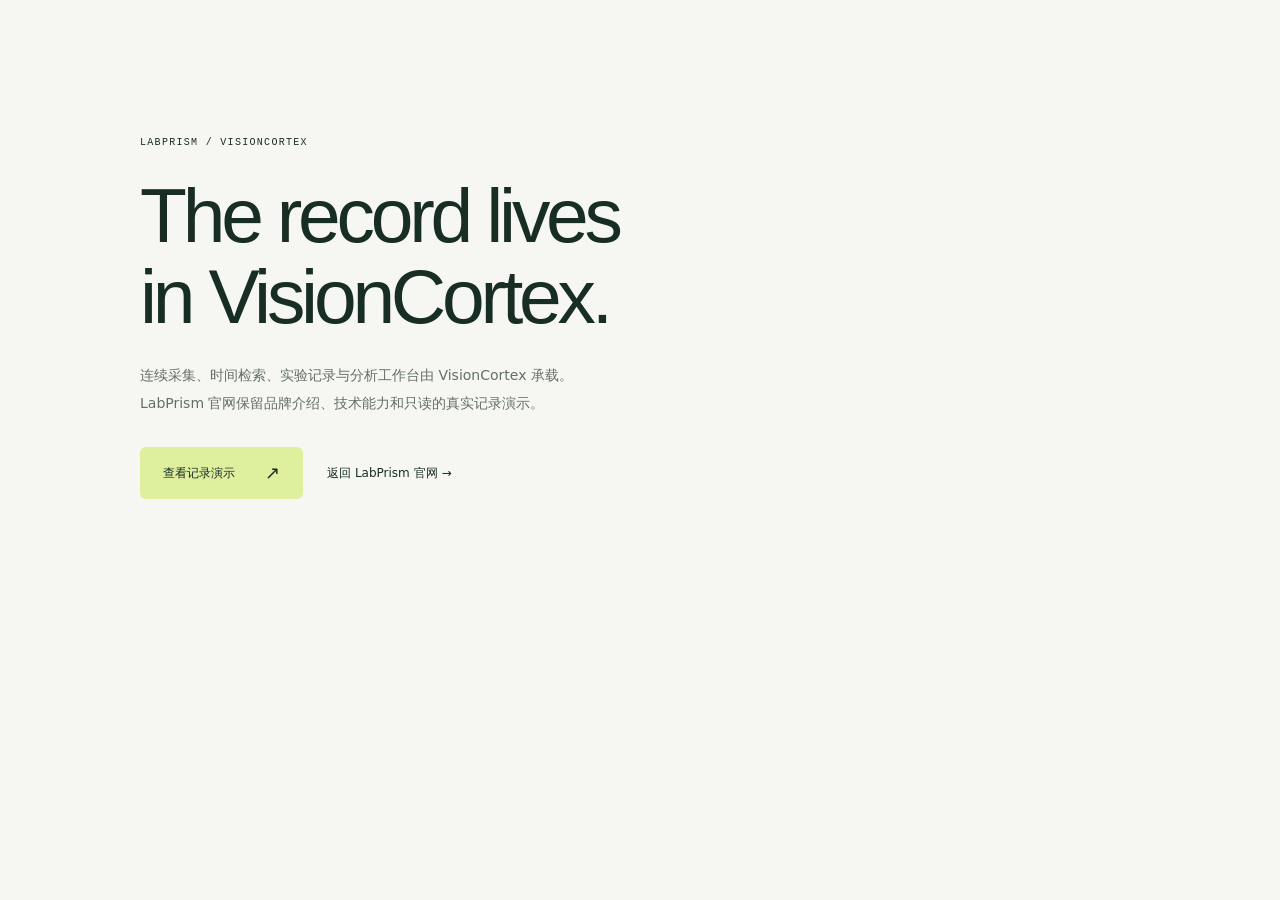
<file: apps/website/workspace.html>
<!doctype html><html lang="zh-CN"><head><meta charset="utf-8"><meta name="viewport" content="width=device-width,initial-scale=1"><title>VisionCortex · 实验记录与分析</title><link rel="stylesheet" href="product.css"><link rel="stylesheet" href="experience.css"></head><body class="product-site editorial-site"><main class="legacy-entry shell" id="main"><p class="overline">LABPRISM / VISIONCORTEX</p><h1 lang="en">The record lives<br>in VisionCortex.</h1><p>连续采集、时间检索、实验记录与分析工作台由 VisionCortex 承载。<br>LabPrism 官网保留品牌介绍、技术能力和只读的真实记录演示。</p><a class="pill primary" href="technology.html#recording">查看记录演示 <span>↗</span></a><a class="quiet-link" href="index.html">返回 LabPrism 官网 →</a></main></body></html>
</file>
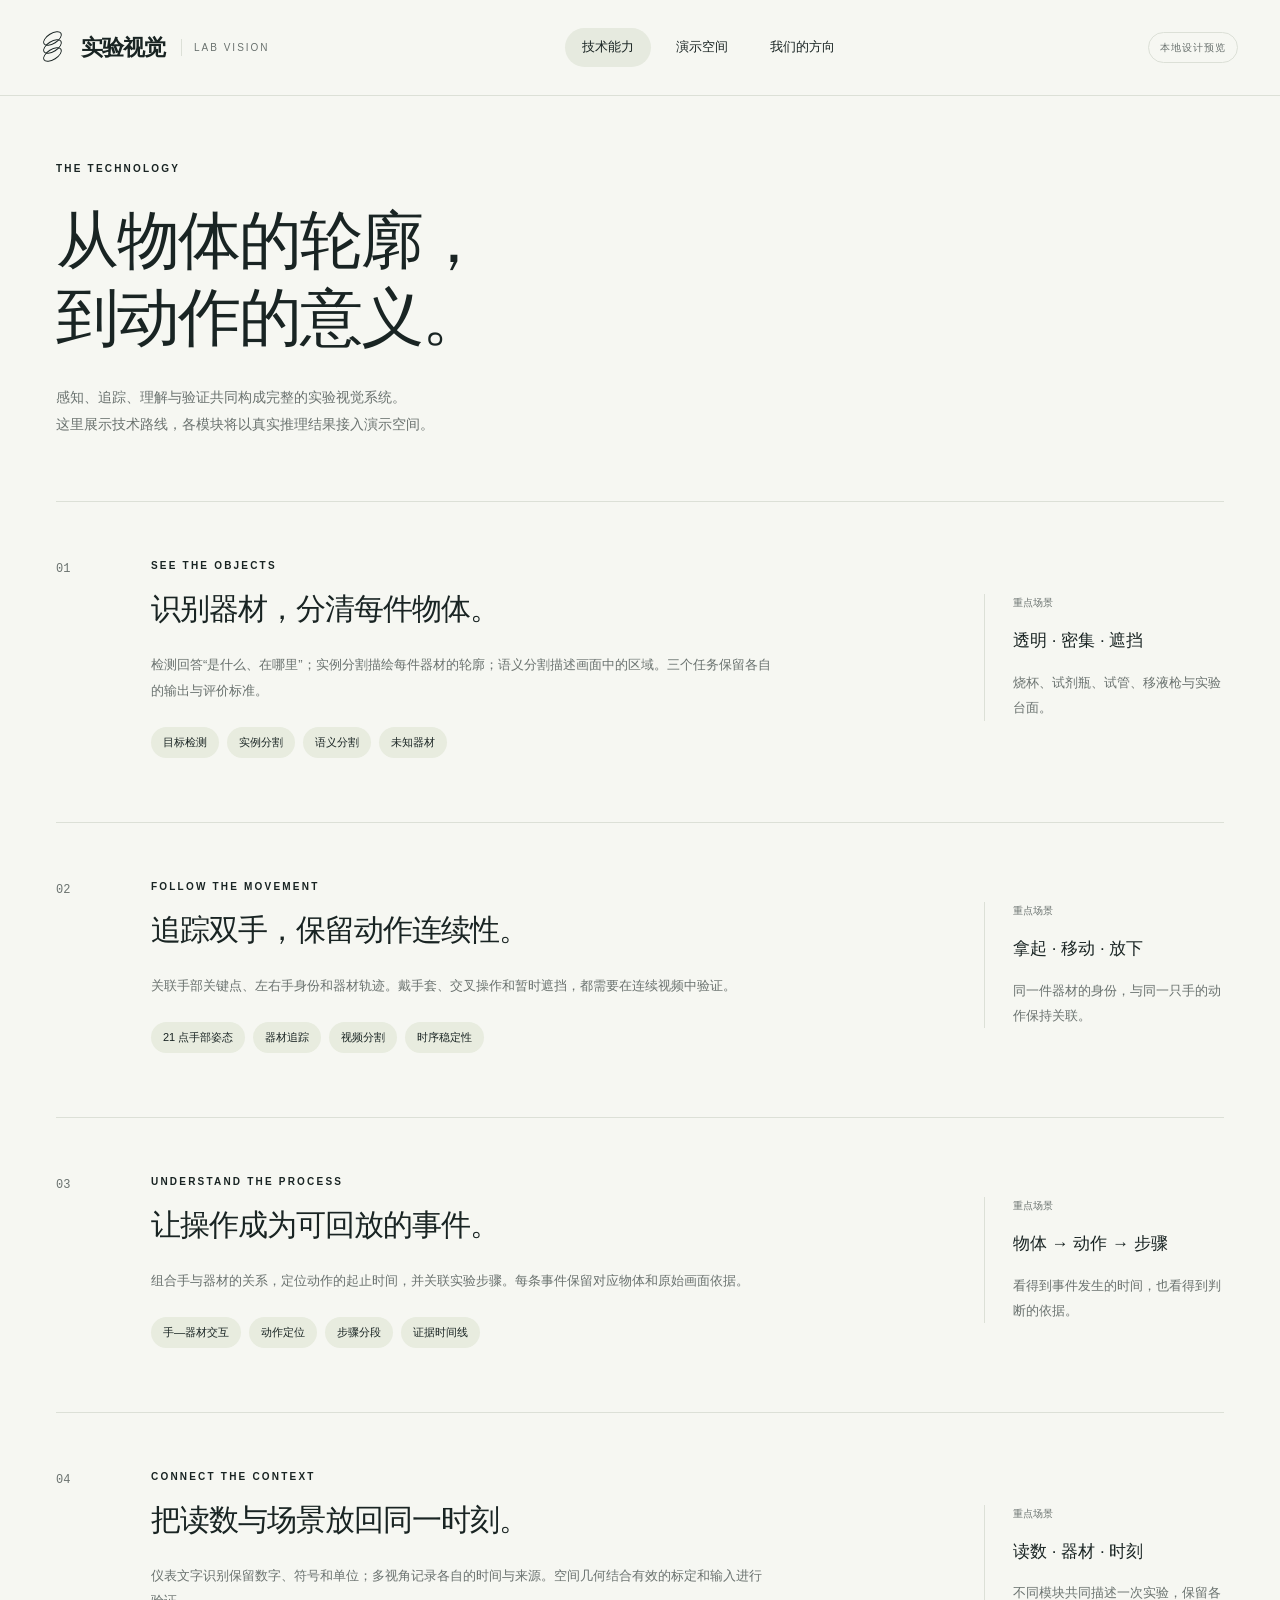
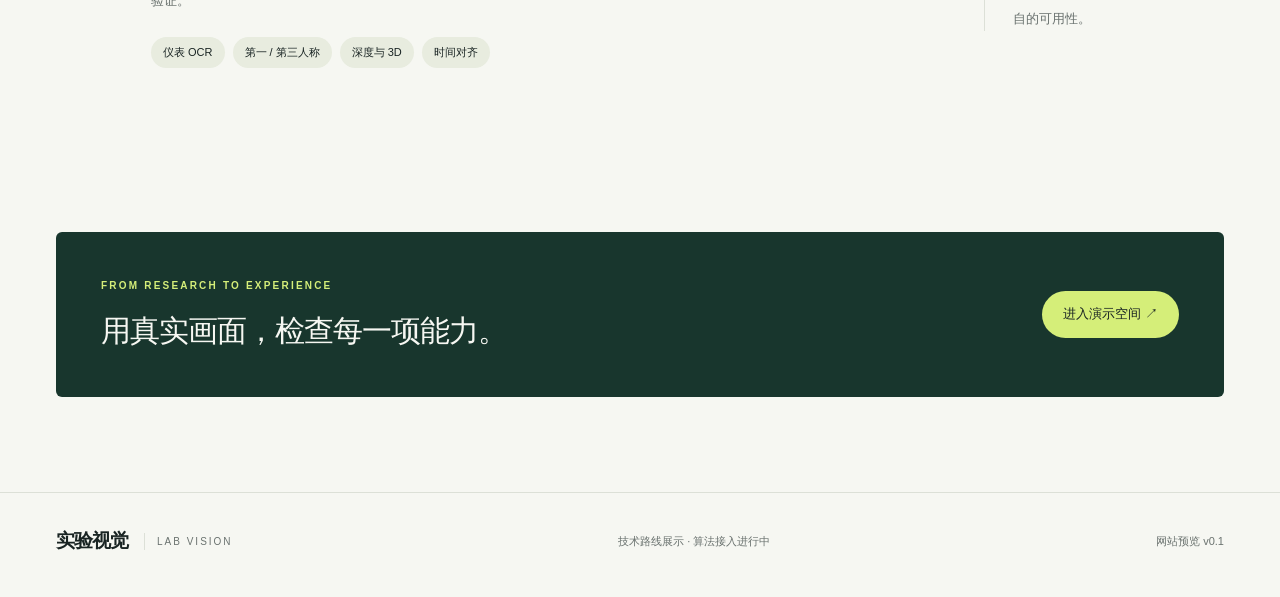
<file: docs/history/initial-website-source/technology.html>
<!doctype html>
<html lang="zh-CN">
<head><meta charset="utf-8"><meta name="viewport" content="width=device-width,initial-scale=1"><title>技术能力 · 实验视觉</title><link rel="stylesheet" href="styles.css"></head>
<body><a class="skip" href="#main">跳到正文</a><header class="header"><a class="brand" href="index.html"><span class="mark" aria-hidden="true"><i></i><i></i><i></i></span>实验视觉<span class="brand-en">LAB VISION</span></a><nav aria-label="主导航"><a href="technology.html" aria-current="page">技术能力</a><a href="demo.html">演示空间</a><a href="index.html#approach">我们的方向</a></nav><span class="preview">本地设计预览</span></header>
<main id="main"><section class="wrap page-intro"><p class="eyebrow">THE TECHNOLOGY</p><h1>从物体的轮廓，<br>到动作的<span class="serif">意义。</span></h1><p class="intro-copy">感知、追踪、理解与验证共同构成完整的实验视觉系统。<br>这里展示技术路线，各模块将以真实推理结果接入演示空间。</p></section>
<div class="wrap technology-list">
<section class="tech-row" id="perception"><div class="tech-number">01</div><div><p class="eyebrow">SEE THE OBJECTS</p><h2>识别器材，分清每件物体。</h2><p>检测回答“是什么、在哪里”；实例分割描绘每件器材的轮廓；语义分割描述画面中的区域。三个任务保留各自的输出与评价标准。</p><ul class="tags"><li>目标检测</li><li>实例分割</li><li>语义分割</li><li>未知器材</li></ul></div><aside class="tech-aside"><span>重点场景</span><strong>透明 · 密集 · 遮挡</strong><p>烧杯、试剂瓶、试管、移液枪与实验台面。</p></aside></section>
<section class="tech-row" id="motion"><div class="tech-number">02</div><div><p class="eyebrow">FOLLOW THE MOVEMENT</p><h2>追踪双手，保留动作连续性。</h2><p>关联手部关键点、左右手身份和器材轨迹。戴手套、交叉操作和暂时遮挡，都需要在连续视频中验证。</p><ul class="tags"><li>21 点手部姿态</li><li>器材追踪</li><li>视频分割</li><li>时序稳定性</li></ul></div><aside class="tech-aside"><span>重点场景</span><strong>拿起 · 移动 · 放下</strong><p>同一件器材的身份，与同一只手的动作保持关联。</p></aside></section>
<section class="tech-row" id="understanding"><div class="tech-number">03</div><div><p class="eyebrow">UNDERSTAND THE PROCESS</p><h2>让操作成为可回放的事件。</h2><p>组合手与器材的关系，定位动作的起止时间，并关联实验步骤。每条事件保留对应物体和原始画面依据。</p><ul class="tags"><li>手—器材交互</li><li>动作定位</li><li>步骤分段</li><li>证据时间线</li></ul></div><aside class="tech-aside"><span>重点场景</span><strong>物体 → 动作 → 步骤</strong><p>看得到事件发生的时间，也看得到判断的依据。</p></aside></section>
<section class="tech-row" id="readout"><div class="tech-number">04</div><div><p class="eyebrow">CONNECT THE CONTEXT</p><h2>把读数与场景放回同一时刻。</h2><p>仪表文字识别保留数字、符号和单位；多视角记录各自的时间与来源。空间几何结合有效的标定和输入进行验证。</p><ul class="tags"><li>仪表 OCR</li><li>第一 / 第三人称</li><li>深度与 3D</li><li>时间对齐</li></ul></div><aside class="tech-aside"><span>重点场景</span><strong>读数 · 器材 · 时刻</strong><p>不同模块共同描述一次实验，保留各自的可用性。</p></aside></section>
</div><section class="wrap section"><div class="callout"><div><p class="eyebrow">FROM RESEARCH TO EXPERIENCE</p><h2>用真实画面，检查每一项能力。</h2></div><a class="button light" href="demo.html">进入演示空间 ↗</a></div></section></main><footer class="footer wrap"><a class="brand" href="index.html">实验视觉 <span class="brand-en">LAB VISION</span></a><p>技术路线展示 · 算法接入进行中</p><span>网站预览 v0.1</span></footer></body></html>
</file>
<file: apps/website/product.css>
/* Product website and shared navigation. Analysis controls retain viewer.css. */
:root{--ink:#142c26;--muted:#617169;--paper:#f8f9f5;--line:#dce3dc;--lime:#d3ed8c;--green:#174c3b;--radius:20px}
*{box-sizing:border-box}html{scroll-behavior:smooth;scroll-padding-top:110px}.product-site{margin:0;color:var(--ink);background:var(--paper);font-family:Inter,"PingFang SC","Microsoft YaHei",system-ui,sans-serif;-webkit-font-smoothing:antialiased}.product-site a{color:inherit;text-decoration:none}.product-site button,.product-site input{font:inherit}.product-site button,.product-site a{-webkit-tap-highlight-color:transparent}.product-site button{cursor:pointer}.product-site h1,.product-site h2,.product-site h3,.product-site p{margin:0}.product-site p{line-height:1.8}.product-site button:focus-visible,.product-site a:focus-visible,.product-site input:focus-visible,.product-site summary:focus-visible,.site-header a:focus-visible{outline:3px solid #49855d;outline-offset:5px}.product-site [hidden]{display:none!important}.product-site img{display:block;max-width:100%}.shell{width:min(1320px,calc(100% - 96px));margin-inline:auto}.section-space{padding-block:112px}.overline{font-size:11px;font-weight:650;letter-spacing:.16em;display:flex;gap:10px;align-items:center;line-height:1.5!important}.live-dot{height:6px;width:6px;flex:0 0 6px;display:inline-block;border-radius:50%;background:#538463}.skip-link{position:fixed;left:20px;top:-90px;z-index:20;background:var(--ink);color:white!important;padding:12px}.skip-link:focus{top:12px}
.site-header{height:92px;max-width:1536px;margin:auto;padding:0 48px;display:flex;align-items:center;justify-content:space-between;gap:24px;border-bottom:1px solid var(--line);color:var(--ink);font-family:Inter,"PingFang SC",system-ui,sans-serif}.site-brand{display:flex;align-items:center;gap:10px;color:var(--ink);text-decoration:none;font-size:25px;font-weight:650;letter-spacing:-1px;line-height:1.1}.site-brand svg{width:34px;height:38px;fill:none;stroke:currentColor;stroke-width:1.6}.site-brand small{display:block;font-size:9px;font-weight:500;letter-spacing:.32em;margin-top:5px}.site-header nav{display:flex;gap:32px;margin-left:auto;margin-right:34px}.site-header nav a{font-size:13px;color:#51665b;text-decoration:none;padding-block:12px}.site-header nav a:hover,.site-header nav a[aria-current=page]{color:var(--ink)}.site-header nav a[aria-current=page]{box-shadow:inset 0 -2px var(--green)}.nav-action{background:var(--ink);color:#fff!important;border-radius:30px;padding:13px 21px;text-decoration:none;font-size:12px;display:flex;align-items:center;gap:24px;white-space:nowrap}.nav-action:hover{background:var(--green)}
.product-hero{padding-top:76px}.product-hero>.overline{justify-content:center}.product-hero h1{text-align:center;font-size:clamp(36px,5.1vw,72px);font-weight:550;line-height:1.29;letter-spacing:-.055em;margin:25px 0 24px}.accent-word{color:#52765a}.hero-description{text-align:center;color:var(--muted);font-size:15px;line-height:1.95!important}.hero-actions{display:flex;justify-content:center;gap:29px;align-items:center;margin:27px 0 55px}.pill{display:inline-flex;align-items:center;justify-content:space-between;gap:36px;border-radius:40px;padding:16px 25px;font-size:13px;line-height:1.4}.primary{color:#f8fff5!important;background:var(--ink);transition:background .2s,transform .2s}.primary:hover{background:#265541;transform:translateY(-2px)}.quiet-link{font-size:13px;display:inline-flex;align-items:center;gap:18px}.quiet-link:hover{color:var(--green);text-decoration:underline}.hero-footnote{display:flex;justify-content:space-between;color:var(--muted);font-size:10px;margin-top:15px;gap:16px}
.observation{border-radius:var(--radius);overflow:hidden;background:#132d26;color:#e7efdf;box-shadow:0 16px 60px #153c2710}.observation-top{display:flex;align-items:center;gap:9px;padding:15px 22px;font-size:11px;letter-spacing:.04em}.observation-top .live-dot{background:var(--lime)}.observation-type{margin-left:auto;font-size:10px;color:#bfd0c3}.observation-stage{position:relative;aspect-ratio:1.6;background:#e0e6da;overflow:hidden}.observation-stage>img{width:100%;height:100%;object-fit:contain}.observation-stage>img:not([src]){visibility:hidden}.observation-stage svg{position:absolute;inset:0;height:100%;width:100%;pointer-events:none}.observation-stage video{height:100%;width:100%;object-fit:contain;background:#061410}.observation-stage [role=status]{position:absolute;left:20px;right:20px;bottom:15px;color:white;background:#132d26db;border-radius:8px;padding:8px 14px;font-size:12px}.observation-bottom{display:flex;align-items:center;justify-content:space-between;gap:16px;padding:16px 22px;font-size:11px}.observation-bottom>div{display:flex;align-items:center;gap:18px}.observation-bottom button{background:transparent;color:#e7efdf;border:0;padding:4px 0;font-size:11px;text-decoration:underline;text-underline-offset:4px}.observation-bottom a{color:var(--lime)}.observation-bottom>span{color:#afc3b5}.hero-observation{max-width:1120px;margin:auto}.hero-observation .observation-stage{aspect-ratio:1.8}.hero-observation .observation-stage img,.hero-observation .observation-stage svg{object-fit:contain}.hero-observation .observation-stage{background:#10251e}
.value-statement{text-align:center;max-width:1000px}.value-statement>.overline{justify-content:center;color:var(--muted);margin-bottom:28px}.product-site h2{font-size:clamp(30px,3.5vw,48px);line-height:1.4;font-weight:500;letter-spacing:-.045em}.value-statement h2 span{color:#85928a}.value-statement>p:last-child{max-width:560px;margin:26px auto 0;color:var(--muted);font-size:15px}.product-band{background:#edf1e8;position:relative}.section-heading{display:flex;justify-content:space-between;align-items:end;gap:45px;margin-bottom:48px}.section-heading .overline{margin-bottom:22px;color:var(--muted)}.section-heading>p{color:var(--muted);font-size:14px}.workflow-grid{display:grid;grid-template-columns:repeat(3,1fr);gap:54px;padding-top:15px}.workflow-grid article{border-top:1px solid #bcc9bc;padding-top:26px}.step-number{display:block;color:#788c7a;font-size:12px;margin-bottom:43px}.workflow-grid h3{font-size:21px;font-weight:500;margin-bottom:15px}.workflow-grid p{font-size:13px;color:var(--muted);max-width:305px}.workflow-grid a{display:inline-block;margin-top:30px;font-size:12px;border-bottom:1px solid #99ab98;padding-bottom:7px}.feature-pair{display:grid;grid-template-columns:1fr 1fr;gap:24px}.image-card{display:block;border:1px solid var(--line);border-radius:var(--radius);overflow:hidden;background:#fff}.card-photo{aspect-ratio:1.8;overflow:hidden;background:#e4e9dd}.card-photo img,.evidence-visual img,[data-scene-photo] img{width:100%;height:100%;object-fit:cover;transition:transform .4s}.image-card:hover img{transform:scale(1.025)}.card-body{padding:32px;position:relative}.card-body .overline{font-size:10px;color:var(--muted)}.card-body h3{font-size:22px;font-weight:500;letter-spacing:-.035em;margin:14px 0 12px}.card-body p{font-size:13px;color:var(--muted);padding-right:25px}.round-arrow{position:absolute;right:28px;bottom:30px;font-size:18px}.applications{background:#183b30;color:#f3f6e8}.applications .overline,.applications .section-heading>p{color:#b2c6b7}.applications .section-heading{margin-top:24px}.use-case-list{border-top:1px solid #456255}.use-case-list article{display:grid;grid-template-columns:.45fr 1.1fr 1fr;gap:32px;align-items:center;padding:35px 0;border-bottom:1px solid #456255}.use-case-list article>span{font-size:11px;color:#b6d18a}.use-case-list h3{font-size:20px;font-weight:450}.use-case-list p{font-size:13px;color:#bfcec4}.closing{text-align:center;padding-block:105px}.closing .overline{justify-content:center;color:var(--muted);margin-bottom:22px}.closing .pill{margin-top:32px}.closing>p:last-child:not(.overline){font-size:11px;margin-top:17px;color:var(--muted)}
.site-footer{margin:0 48px;padding:44px 0 24px;border-top:1px solid var(--line);display:flex;justify-content:space-between;flex-wrap:wrap;gap:40px;color:var(--ink);font-family:Inter,"PingFang SC",system-ui,sans-serif}.site-footer p{font-size:12px;color:var(--muted);margin-top:17px}.site-footer nav{display:flex;gap:36px;align-items:start;padding-top:8px}.site-footer nav a{font-size:12px;text-decoration:none;color:inherit}.footer-bottom{display:flex;justify-content:space-between;width:100%;font-size:9px;letter-spacing:.04em;color:var(--muted);gap:20px}
.technology-intro{display:grid;grid-template-columns:1fr 1.4fr;gap:30px;align-items:center}.technology-intro>.overline{grid-column:1/-1;color:var(--muted)}.signal-flow{display:flex;align-items:center;justify-content:space-between;gap:12px}.signal-flow>div{display:flex;flex-direction:column;gap:14px}.signal-flow span{font-size:10px;color:#7c8e7d}.signal-flow strong{font-size:18px;font-weight:500}.signal-flow small{font-size:11px;color:var(--muted)}.signal-flow b{font-size:18px;font-weight:400;color:#8da087}.capability-tabs{display:flex;border-bottom:1px solid #bdc9ba;margin-bottom:36px;gap:24px}.capability-tabs button{flex:1;border:0;background:none;text-align:left;padding:18px 0;font-size:13px;color:var(--muted);white-space:nowrap}.capability-tabs button[aria-selected=true]{color:var(--ink);box-shadow:0 2px var(--green);font-weight:650}.capability-copy{display:grid;grid-template-columns:1fr 1.15fr;gap:45px;margin-bottom:35px;min-height:142px}.capability-copy .overline{font-size:10px;color:var(--muted);margin-bottom:16px}.capability-copy h3{font-size:25px;max-width:360px;line-height:1.6;font-weight:500;letter-spacing:-.035em}.capability-copy p{font-size:13px;color:var(--muted)}.capability-boundary{font-size:11px!important;border-left:2px solid #b5c2ad;padding-left:14px;margin-top:16px!important}.anchor-target{position:absolute;top:0;pointer-events:none}.evidence-story{display:grid;grid-template-columns:1.15fr 1fr;background:#edf1e8;border-radius:var(--radius);overflow:hidden}.evidence-visual{min-height:440px;background:#d5dfce}.evidence-copy{padding:48px;align-self:center}.evidence-copy .overline{font-size:10px;color:var(--muted)}.evidence-copy h3{font-size:30px;line-height:1.4;font-weight:500;margin:20px 0}.evidence-copy ul{padding-left:18px;color:var(--muted);font-size:12px;line-height:2.5;margin-bottom:28px}.small-note{font-size:11px;color:var(--muted);line-height:1.8!important}.evidence-copy .small-note{margin-top:22px}.validation-section{display:grid;grid-template-columns:1fr 1.15fr;gap:70px;padding-top:10px;padding-bottom:65px}.validation-section .overline{margin-bottom:22px;color:var(--muted)}.validation-section>div>p:last-child{font-size:13px;color:var(--muted);margin-top:22px}.evidence-accordions details{border-bottom:1px solid var(--line);padding:24px 0}.evidence-accordions details:first-child{border-top:1px solid var(--line)}.evidence-accordions summary{display:flex;justify-content:space-between;gap:16px;cursor:pointer;list-style:none;font-size:15px;line-height:1.7}.evidence-accordions summary::-webkit-details-marker{display:none}.evidence-accordions summary span{font-size:19px;font-weight:300}.evidence-accordions details[open] summary span{transform:rotate(45deg)}.evidence-accordions details p{font-size:12px;color:var(--muted);padding-top:20px}
.workspace-heading{padding-top:57px;position:relative}.workspace-heading .overline{color:var(--muted)}.workspace-heading h1{font-size:40px;font-weight:500;margin:21px 0 9px;letter-spacing:-.045em}.workspace-heading>p:last-of-type{font-size:14px;color:var(--muted)}.workspace-status{position:absolute;right:0;bottom:6px;font-size:10px;color:var(--muted)}.workspace-featured{display:grid;grid-template-columns:repeat(3,1fr);gap:22px;padding-top:35px}.workspace-featured>a{border:1px solid var(--line);background:white;border-radius:14px;overflow:hidden;display:block}.workspace-featured [data-scene-photo]{aspect-ratio:1.8;background:#e0e8d8}.workspace-featured>a>span{display:block;padding:21px 23px 5px;font-size:17px}.workspace-featured p{font-size:11px;color:var(--muted);padding:0 23px 22px}.library-section{padding-block:52px 85px}.library-toolbar{display:flex;justify-content:space-between;align-items:center;gap:24px}.library-toolbar h2{font-size:23px}.library-toolbar label{font-size:11px;color:var(--muted);display:flex;align-items:center;gap:12px}.library-toolbar input{padding:10px 14px;border:1px solid #bdcabc;border-radius:30px;background:transparent;width:240px;color:var(--ink)}#library-status{font-size:11px;color:var(--muted);margin:15px 0}.record-list{border-top:1px solid var(--line)}.record-row{display:grid;grid-template-columns:1fr auto;gap:30px;align-items:center;padding:25px 8px;border-bottom:1px solid var(--line)}.record-row:hover{background:#edf1e8}.record-row h3{font-size:15px;font-weight:500;line-height:1.6}.record-row p{font-size:11px;color:var(--muted);margin-top:7px;overflow-wrap:anywhere}.record-row>span{font-size:11px;white-space:nowrap}.library-section>.small-note{margin-top:22px}
.analysis-site{background:var(--paper)}.analysis-site .site-header{max-width:none}.analysis-heading{padding:35px 0 30px}.analysis-heading>a{font-size:12px;color:var(--muted);text-decoration:none}.analysis-heading>div{display:flex;justify-content:space-between;gap:20px;align-items:end;margin-top:18px}.analysis-heading h1{font-size:30px!important;margin:0;letter-spacing:-.04em}.analysis-heading p{font-size:12px;color:var(--muted);margin:0}.analysis-site .demo-banner{font-size:11px}.embedded-viewer .site-header,.embedded-viewer .analysis-heading{display:none}
.observation-layers{display:flex;gap:7px;padding:0 22px 12px}.observation-layers button{border:1px solid #50725b;color:#c2d1c6;background:transparent;border-radius:25px;padding:6px 12px;font-size:10px}.observation-layers button[aria-pressed=true]{background:var(--lime);border-color:var(--lime);color:var(--ink)}.observation-layers button:disabled{opacity:.4;cursor:default}
@media(min-width:1600px){.hero-observation{max-width:1200px}.product-hero{padding-top:92px}}
@media(max-width:1000px){.shell{width:calc(100% - 56px)}.site-header{padding-inline:28px}.site-header nav{margin-right:0;gap:25px}.section-space{padding-block:80px}.workflow-grid{gap:30px}.product-hero h1{font-size:52px}.section-heading{gap:28px}.technology-intro{grid-template-columns:1fr}.signal-flow{margin-top:22px;justify-content:start;gap:45px}.evidence-copy{padding:30px}.evidence-visual{min-height:380px}.validation-section{gap:40px}.site-footer{margin-inline:28px}.card-body h3{font-size:20px}.capability-tabs{gap:17px}.capability-tabs button{font-size:12px}}
@media(max-width:700px){html{scroll-padding-top:24px}.shell{width:calc(100% - 36px)}.site-header{height:auto;min-height:105px;padding:18px;gap:16px;flex-wrap:wrap}.site-brand{font-size:23px;gap:8px}.site-brand svg{width:28px;height:31px}.site-brand small{font-size:8px}.site-header nav{order:3;width:100%;justify-content:center;gap:38px;margin:0}.site-header nav a{font-size:12px;padding:5px 0}.nav-action{font-size:11px;padding:11px 16px;gap:15px}.product-hero{padding-top:43px}.product-hero h1{font-size:clamp(24px,7.2vw,47px);line-height:1.38;letter-spacing:-.065em;margin:23px -2px 20px}.hero-description{font-size:12px;line-height:1.9!important}.overline{font-size:9px}.hero-actions{gap:21px;margin:25px 0 32px}.pill{padding:14px 19px;font-size:12px;gap:25px}.quiet-link{font-size:11px;gap:12px}.observation{border-radius:12px}.observation-top{padding:12px 13px;font-size:9px;gap:7px}.observation-type{font-size:8px}.observation-stage,.hero-observation .observation-stage{aspect-ratio:1.6}.observation-bottom{padding:13px;flex-direction:column;align-items:start;gap:11px;font-size:9px}.observation-bottom>div{gap:19px;width:100%;justify-content:space-between}.observation-bottom button,.observation-bottom a{font-size:10px}.hero-footnote{font-size:8px;line-height:1.7;gap:15px}.hero-footnote>span{max-width:50%}.hero-footnote>span:last-child{text-align:right}.section-space{padding-block:66px}.product-site h2{font-size:30px}.value-statement>p:last-child{font-size:13px;margin-top:22px}.section-heading{display:block;margin-bottom:30px}.section-heading>p,.section-heading>a{margin-top:20px;font-size:12px}.section-heading .overline{margin-bottom:17px}.workflow-grid{grid-template-columns:1fr;gap:35px}.workflow-grid article{padding-top:20px}.step-number{margin-bottom:20px}.workflow-grid h3{font-size:20px}.workflow-grid p{max-width:none;font-size:12px}.workflow-grid a{margin-top:21px}.feature-pair{grid-template-columns:1fr;gap:24px}.card-body{padding:25px}.card-body h3{font-size:21px}.card-body p{font-size:12px}.use-case-list article{grid-template-columns:1fr;gap:15px;padding:27px 0}.use-case-list h3{font-size:21px}.use-case-list p{font-size:12px}.closing{padding-block:66px}.closing .overline{font-size:9px}.site-footer{margin:0 18px;padding-top:33px;gap:29px}.site-footer nav{gap:26px;width:100%;padding:0}.site-footer p{font-size:11px}.footer-bottom{font-size:8px;line-height:1.8;flex-direction:column;gap:8px}.technology-intro{gap:23px}.signal-flow{gap:12px;justify-content:space-between;margin-top:9px}.signal-flow strong{font-size:15px}.signal-flow small{font-size:8px}.signal-flow span{font-size:9px}.capability-tabs{display:grid;grid-template-columns:1fr 1fr;gap:0 20px;margin-bottom:25px}.capability-tabs button{padding-block:14px;font-size:11px}.capability-copy{grid-template-columns:1fr;gap:18px;min-height:0;margin-bottom:26px}.capability-copy h3{font-size:23px;max-width:none}.capability-copy p{font-size:12px}.capability-copy .overline{margin-bottom:10px}.evidence-story{grid-template-columns:1fr}.evidence-visual{min-height:0;aspect-ratio:1.6}.evidence-copy{padding:30px 23px}.evidence-copy h3{font-size:26px}.evidence-copy ul{font-size:11px;line-height:2.2}.validation-section{grid-template-columns:1fr;gap:28px;padding-bottom:20px}.validation-section>div>p:last-child{font-size:12px}.evidence-accordions summary{font-size:14px}.evidence-accordions details{padding-block:20px}.workspace-heading{padding-top:36px}.workspace-heading h1{font-size:34px}.workspace-heading>p:last-of-type{font-size:12px}.workspace-status{position:static;display:block;margin-top:14px;font-size:9px}.workspace-featured{grid-template-columns:1fr;gap:19px;padding-top:24px}.workspace-featured>a{display:grid;grid-template-columns:110px 1fr;grid-template-rows:auto auto}.workspace-featured [data-scene-photo]{grid-row:1/3;height:100%;aspect-ratio:auto}.workspace-featured>a>span{font-size:14px;padding:18px 16px 3px}.workspace-featured p{font-size:10px;padding:0 16px 18px}.library-section{padding-block:35px 55px}.library-toolbar{align-items:start;flex-direction:column;gap:18px}.library-toolbar label{width:100%;gap:12px;white-space:nowrap}.library-toolbar input{width:100%;min-width:0}.record-row{gap:10px;padding-block:21px}.record-row h3{font-size:13px}.record-row p{font-size:10px}.record-row>span{font-size:10px}.analysis-heading>div{display:block}.analysis-heading p{margin-top:10px}.analysis-heading{padding-top:25px}.analysis-site .site-header{margin:0}}
@media(prefers-reduced-motion:reduce){html{scroll-behavior:auto}*,*::before,*::after{transition:none!important}}

.analysis-context{font-size:11px;color:var(--muted);padding:0 0 18px}.analysis-context summary{cursor:pointer}.analysis-context p{font-size:11px;line-height:1.9;max-width:1000px}.embedded-viewer .analysis-context,.embedded-viewer .site-footer{display:none}

@media(max-width:700px){.hero-actions{flex-wrap:wrap}.hero-actions .pill{white-space:nowrap;gap:16px;padding-inline:16px}.hero-actions .quiet-link{white-space:nowrap}}
.analysis-site .viewer-title{background:#17382d}.analysis-site .demo-banner{background:#eef3e8;border-color:#dce5d3;color:#496553}
.intake-section{margin-top:36px;padding:32px;border:1px solid var(--line);border-radius:20px;background:white}.intake-heading{display:flex;justify-content:space-between;gap:24px;align-items:center}.intake-heading h2{font-size:28px;margin:12px 0}.intake-heading p:not(.overline){color:var(--muted);font-size:13px}.intake-heading .workspace-status{position:static;white-space:nowrap}.intake-source{margin-top:28px;display:flex;align-items:center;gap:18px}.intake-section label{font-size:12px}.intake-section input,.intake-section select{width:100%;min-width:0;padding:12px;border:1px solid var(--line);border-radius:8px;font:inherit;color:var(--ink);background:var(--paper)}.intake-source select{width:min(560px,80%)}.intake-fields{display:grid;grid-template-columns:2fr 1fr 1fr;gap:20px;margin-top:20px}.intake-fields>label{display:grid;gap:9px}.intake-fields .video-drop{grid-column:1/-1;padding:26px;border:1px dashed #92aa97;border-radius:12px;background:#f7faf3;gap:12px}.video-drop strong{font-size:18px;font-weight:500}.video-drop>span{color:var(--muted);font-size:11px}.video-drop input{background:white}.intake-submit{display:flex;align-items:center;justify-content:space-between;gap:32px;margin-top:24px}.intake-submit p{max-width:680px;font-size:11px;color:var(--muted)}.intake-submit button{border:0;white-space:nowrap}.intake-submit button:disabled{opacity:.5;cursor:wait}.intake-section #analysis-message{font-size:12px;margin-top:18px;color:var(--muted)}.intake-section progress{width:100%;height:8px;accent-color:#547d53;margin-top:12px}.analysis-queue{border-top:1px solid var(--line);margin-top:28px;padding-top:24px}.analysis-queue h3{font-size:15px;margin-bottom:15px}.analysis-job{border-top:1px solid var(--line);padding:18px 0}.analysis-job-heading{display:flex;justify-content:space-between;gap:20px}.analysis-job h4{margin:0;font-weight:500;font-size:13px;overflow-wrap:anywhere}.analysis-job-heading>span{font-size:11px;white-space:nowrap}.analysis-job p{margin-top:8px}.analysis-job a,.analysis-job button{margin-top:12px;font-size:12px}.analysis-job button{padding:8px 14px;border:1px solid var(--line);border-radius:20px;background:var(--paper)}.intake-section select:focus-visible{outline:3px solid #49855d;outline-offset:3px}
@media(max-width:700px){.intake-section{padding:20px}.intake-heading{display:block}.intake-heading h2{font-size:24px}.intake-heading .workspace-status{display:block;margin-top:14px}.intake-fields{grid-template-columns:1fr}.intake-source{display:block}.intake-source select{width:100%;margin-top:9px}.intake-submit{flex-direction:column;align-items:stretch;gap:18px}.video-drop input{font-size:11px}.analysis-job-heading{flex-direction:column;gap:8px}}
</file>
<file: apps/website/experience.css>
/* LabPrism editorial identity. Shared tokens preserve the full analysis interface. */
:root { --ink:#182d24; --paper:#f6f7f2; --muted:#647063; --line:#d9ded1; --lime:#deef9e; --green:#355f40; --radius:10px; }
.product-site { font-family:"Inter","Noto Sans CJK SC","PingFang SC","Microsoft YaHei",system-ui,sans-serif; }
.site-header { height:88px; padding-inline:4%; max-width:1800px; border:0; position:relative; z-index:5; }
.site-header::after { content:""; position:absolute; bottom:0; left:4%; right:4%; height:1px; background:var(--line); }
.site-brand { font-size:26px; letter-spacing:-1.2px; gap:11px; }
.site-brand small { font-size:8px; letter-spacing:.45em; }
.site-brand svg { stroke-width:1.3; }
.site-header nav { gap:8px; margin:0 34px 0 auto; }
.site-header nav a { padding:10px 20px; border-radius:30px; font-size:12px; transition:background .2s; }
.site-header nav a[aria-current=page] { background:#e5eada; box-shadow:none; }
.site-header nav a:hover { background:#e9eddf; }
.nav-action { font-size:12px; padding:13px 20px; }
.nav-action span { transition:transform .2s; }.nav-action:hover span { transform:translate(2px,-2px); }
.shell { width:min(1420px,92%); }
.overline { font-family:"SFMono-Regular",Consolas,"Liberation Mono",monospace; font-weight:500; font-size:10px; letter-spacing:.13em; }
.section-space { padding-block:104px; }
.product-site h2 { font-size:clamp(35px,4vw,60px); font-weight:400; line-height:1.1; letter-spacing:-.055em; }
.product-site h2>span { color:#7c8975; }
.pill { font-size:12px; padding:17px 23px; gap:30px; border-radius:6px; }
.primary { background:var(--lime); color:var(--ink)!important; }
.primary:hover { background:#cfe987; transform:translateY(-2px); }
.pill>span { font-size:18px; line-height:1; }.quiet-link { font-size:12px; }
.front-hero { display:grid; grid-template-columns:.82fr 1.18fr; gap:4.5%; align-items:center; padding-block:70px 62px; }
.hero-copy { min-width:0; }.hero-copy>.overline { font-size:9px; letter-spacing:.13em; }
.front-hero h1 { font-size:clamp(52px,6.2vw,98px); font-weight:400; line-height:1.06; letter-spacing:-.065em; margin:28px 0 32px; }
.hero-emphasis { color:#70815f; display:inline-block; font-family:Georgia,"Times New Roman",serif; font-style:italic; font-weight:400; letter-spacing:-.065em; white-space:nowrap; }

.hero-serif { font-family:Georgia,"Times New Roman",serif; color:#7d8d72; font-style:italic; font-size:clamp(23px,2.25vw,35px); letter-spacing:-.025em; }
.front-hero .hero-description { text-align:left; font-size:13px; line-height:2!important; margin-top:25px; }
.front-hero .hero-actions { justify-content:start; gap:25px; margin:28px 0 29px; }
.hero-note { font-size:10px; color:#77816f; display:flex; gap:10px; align-items:center; }
.note-line { display:inline-block; width:24px; height:1px; background:#a3b094; }
.hero-media { min-width:0; position:relative; background:#e9eddf; padding:21px; border:1px solid #dce3d0; border-radius:12px; }
.media-index { display:flex; justify-content:space-between; font-family:Consolas,monospace; font-size:9px; letter-spacing:.08em; color:#5e7155; margin-bottom:18px; }
.observation { border-radius:8px; box-shadow:none; background:#182d24; }
.hero-observation { max-width:none; }
.hero-observation .observation-stage,.observation-stage { aspect-ratio:1.6; background:#10221b; }
.observation-top { padding:13px 16px; font-size:10px; }.observation-type { font-size:9px; }
.observation-layers { padding:0 16px 12px; gap:8px; }.observation-layers button { font-size:10px; padding:5px 11px; }
.observation-bottom { padding:14px 16px; flex-wrap:wrap; gap:10px; font-size:10px; }
.observation-bottom>div { flex:1; justify-content:end; gap:17px; }
.observation-bottom button { font-size:10px; text-decoration:none; border-bottom:1px solid #698374; padding-block:5px; }
.observation-bottom a { font-size:10px; white-space:nowrap; }
.observation-bottom button:hover { color:var(--lime); border-color:var(--lime); }
.observation button:focus-visible,.observation input:focus-visible { outline-color:var(--lime); }
.observation button:disabled { opacity:.5; cursor:default; }
.scene-switcher { display:grid; grid-template-columns:repeat(3,1fr); gap:7px; margin-top:16px; }
.scene-switcher button { font-size:10px; display:flex; align-items:center; justify-content:center; gap:8px; padding:12px 5px; background:transparent; border:1px solid #cbd4bc; border-radius:5px; color:#55664e; transition:background .2s,color .2s; }
.scene-switcher button>span { font-family:Consolas,monospace; font-size:9px; opacity:.65; }
.scene-switcher button[aria-pressed=true] { background:#243f2e; border-color:#243f2e; color:#f3f6e9; }
.scene-switcher button:hover { border-color:#5e7650; }
.media-footnote { font-size:8px; color:#6e7b63; margin-top:12px!important; display:flex; justify-content:space-between; gap:10px; }
.discipline-strip { display:grid; grid-template-columns:1.3fr repeat(4,1fr); align-items:center; border-block:1px solid var(--line); padding-block:22px; gap:20px; }
.discipline-strip>span { font-size:12px; color:#74806a; }.discipline-strip>a { font-size:12px; border-left:1px solid #d0d8c4; padding-left:24px; display:flex; justify-content:space-between; align-items:center; }
.discipline-strip i { font-style:normal; font-size:14px; color:#9ca98e; }.discipline-strip a:hover { color:var(--green); }
.editorial-statement { display:grid; grid-template-columns:1.55fr 1fr; gap:32px 7%; align-items:center; }
.editorial-statement>.overline { grid-column:1/-1; color:var(--muted); margin-bottom:9px; }
.editorial-statement h2 { font-size:clamp(35px,4.6vw,70px); line-height:1.1; letter-spacing:-.055em; }
.statement-aside { max-width:390px; }.statement-aside p { color:var(--muted); font-size:13px; line-height:1.95; }
.statement-aside .quiet-link { margin-top:25px; }.mini-prism { display:block; width:38px; margin-bottom:24px; }
.mini-prism svg { fill:none; stroke:#698252; stroke-width:1; width:38px; }
.workflow-section { background:#e9edde; }.section-heading { margin-bottom:45px; }.section-heading .overline { margin-bottom:22px; }
.section-heading>p { font-size:12px; line-height:2; }
.workflow-grid { gap:5%; }.workflow-grid article { padding-top:25px; border-color:#bbc7ad; }
.step-number { display:flex; align-items:center; justify-content:space-between; margin-bottom:35px; font:11px Consolas,monospace; }
.step-number svg { width:35px; height:35px; fill:none; stroke:#6b7d5b; stroke-width:1.3; }
.workflow-grid h3 { font-size:23px; margin-bottom:18px; }.workflow-grid p { font-size:12px; max-width:330px; min-height:64px; }
.workflow-grid a { display:flex; justify-content:space-between; max-width:330px; border:0; margin-top:25px; font-size:11px; }
.workflow-grid a span { font-size:18px; }.workflow-grid a:hover { color:#53762f; }
.feature-pair { grid-template-columns:1.22fr 1fr; gap:26px; align-items:start; }
.image-card { background:transparent; border:0; border-radius:8px; }
.card-photo { border-radius:8px; aspect-ratio:1.72; position:relative; }
.card-photo::after { content:"原始实验画面"; position:absolute; top:15px; left:15px; font-size:9px; background:#142c26bb; color:#fff; padding:7px 10px; border:1px solid #ffffff44; border-radius:3px; }
.readout-card { margin-top:65px; }.readout-card .card-photo { aspect-ratio:1.52; }
.card-body { padding:25px 0; border-bottom:1px solid var(--line); }.card-body .overline { font-size:9px; }.card-body h3 { font-size:25px; margin-top:17px; }.card-body p { font-size:12px; }
.round-arrow { width:34px; height:34px; display:grid; place-items:center; border:1px solid #c5d0b8; border-radius:50%; right:0; bottom:28px; transition:background .2s; }.image-card:hover .round-arrow { background:var(--lime); }
.applications { background:#192e25; }.applications .section-heading { margin-top:0; }
.applications h2 { font-size:clamp(38px,4.7vw,70px); }.applications .overline { color:#b0c29c; }
.section-symbol { font-family:Georgia,serif; font-size:90px; color:#c8e799; line-height:1; }
.use-case-list>a { display:grid; grid-template-columns:.65fr 1.2fr 1.4fr 24px; gap:24px; padding:35px 0; align-items:center; border-bottom:1px solid #405343; }
.use-case-list>a>span { font:10px Consolas,"Noto Sans CJK SC",monospace; color:#bccfa3; }.use-case-list h3 { font-size:21px; }.use-case-list p { font-size:12px; }.use-case-list b { font-size:23px; font-weight:400; transition:transform .2s; }
.use-case-list>a:hover h3,.use-case-list>a:hover b { color:var(--lime); }.use-case-list>a:hover b { transform:translate(2px,-2px); }
.applications-note { margin-top:22px!important; font-size:10px; color:#93a38d; }
.closing { padding-block:115px; position:relative; overflow:hidden; }
.closing h2 { font-size:clamp(58px,6.8vw,100px); position:relative; line-height:1.02; letter-spacing:-.065em; }
.closing h2>span { color:#607a47; }.closing .overline { position:relative; font-size:9px; }
.closing-orbit { position:absolute; width:530px; height:530px; border:1px solid #dfe4d5; border-radius:50%; top:50%; left:50%; transform:translate(-50%,-50%); pointer-events:none; }
.closing-orbit::before,.closing-orbit::after { content:""; position:absolute; inset:35px; border:1px solid #e2e7da; border-radius:50%; }.closing-orbit::after { inset:70px; }
.closing .pill { position:relative; }.closing>p:last-child { position:relative; }
.site-footer { margin:0 4%; padding-top:40px; gap:35px; }.site-footer nav a:hover { color:#638044; }
.footer-wordmark { width:100%; font-family:Arial,Helvetica,sans-serif; font-size:clamp(82px,19vw,300px); font-weight:600; line-height:.85; letter-spacing:-.085em; padding:14px 0 28px; color:#d5ddcb; display:flex; align-items:start; overflow:hidden; }
.footer-wordmark>span { font-size:16px; font-weight:400; letter-spacing:0; padding:5px 0 0 18px; }.footer-bottom { padding-top:18px; border-top:1px solid var(--line); font-family:Consolas,"Noto Sans CJK SC",monospace; }
/* Interactive raw/prediction comparison clips only the real SVG predictions. */
.comparison-guide { position:absolute; top:0; bottom:0; left:50%; width:1px; background:#efffcf; box-shadow:0 0 0 1px #172c2670; pointer-events:none; }
.comparison-guide>span { position:absolute; top:50%; left:50%; transform:translate(-50%,-50%); width:30px; height:30px; border-radius:50%; background:#e4f3b7; color:#193626; display:grid; place-items:center; font-size:16px; box-shadow:0 2px 12px #0004; }
.comparison-control { display:flex; gap:14px; padding:10px 16px; align-items:center; background:#223c2c; font-size:10px; color:#d6e4c5; }
.comparison-control input { flex:1; width:100%; min-width:0; accent-color:var(--lime); cursor:ew-resize; min-height:24px; }
.comparison-control>span { white-space:nowrap; flex:none; }
/* Technology: a visual introduction and an actual capability explorer. */
.tech-intro { display:grid; grid-template-columns:1fr 1fr; gap:7%; align-items:center; padding-block:70px 77px; }
.tech-intro h1 { font-size:clamp(40px,4.5vw,70px); font-weight:400; line-height:1.08; letter-spacing:-.055em; margin:24px 0; }.tech-intro h1>span { color:#668044; }
.tech-intro .hero-description { font-size:12px; text-align:left; }.tech-intro .quiet-link { margin-top:25px; }
.prism-diagram { background:#e9eddf; border:1px solid #d4ddc8; border-radius:8px; padding:22px 24px; overflow:hidden; }
.diagram-label,.diagram-caption { font:8px Consolas,"Noto Sans CJK SC",monospace; letter-spacing:.08em; color:#697b5b; display:flex; justify-content:space-between; gap:12px; }
.prism-diagram>svg { width:100%; height:auto; overflow:visible; margin:16px 0; }.diagram-grid { opacity:.5; }
.prism-ray { stroke:#7e9f51; fill:none; stroke-width:2; stroke-dasharray:480; animation:trace-ray 2s ease-out both; }.ray-two { stroke:#365a47; animation-delay:.12s; }.ray-three { stroke:#a5b692; animation-delay:.24s; }
@keyframes trace-ray { from { stroke-dashoffset:480; } to { stroke-dashoffset:0; } }
.capability-section { background:#192e25; color:#f0f3e8; position:relative; }.capability-section .section-space { padding-block:65px 75px; }
.capability-section .section-heading h2 { font-size:clamp(30px,3.5vw,50px); }.capability-section h2>span { color:#aabc97; margin-left:.45em; }
.capability-section .section-heading .overline { color:#afc698; font-size:9px; }.capability-section .section-heading>p { color:#aebba5; font-size:11px; }
.capability-layout { display:grid; grid-template-columns:250px minmax(0,1fr); gap:45px; align-items:start; }
.capability-tabs { display:flex; flex-direction:column; gap:0; border:0; margin:0; }
.capability-tabs button { display:flex; align-items:center; gap:18px; padding:24px 14px; border-top:1px solid #415640; color:#aab99f; font-size:15px; white-space:normal; flex:none; border-radius:0; }
.capability-tabs button:last-of-type { border-bottom:1px solid #415640; }
.capability-tabs button[aria-selected=true] { background:var(--lime); color:#243523; box-shadow:none; border-radius:5px; border-color:transparent; font-weight:500; }
.capability-tabs button small { display:block; font:9px Consolas,monospace; margin-top:8px; opacity:.7; }
.tab-index { font:10px Consolas,monospace; align-self:start; padding-top:4px; opacity:.7; }.tab-arrow { margin-left:auto; font-size:18px; }
.capability-tabs button:not([aria-selected=true]):hover { background:#294331; }
.capability-tabs button:focus-visible { outline-color:var(--lime); outline-offset:3px; }
.capability-workspace { display:flex; justify-content:space-between; margin-top:32px; font-size:11px; color:#cbdda8!important; padding-inline:14px; }
.capability-section .observation { border:1px solid #45603e; background:#10271c; }.capability-section .observation-stage { aspect-ratio:1.8; }
.capability-copy { grid-template-columns:1fr 1.25fr; margin:27px 0 0; gap:32px; min-height:146px; }.capability-copy .overline { color:#afc698; font-size:9px; margin-bottom:10px; }.capability-copy h3 { font-size:21px; line-height:1.65; max-width:300px; }.capability-copy p { color:#b5c2ab; font-size:11px; line-height:1.95; }.capability-boundary { font-size:10px!important; border-left-color:#627b4d; margin-top:12px!important; }
#capability-panel:focus-visible { outline:2px solid #b5d683; outline-offset:8px; border-radius:5px; }
.evidence-story { border-radius:8px; grid-template-columns:1.1fr 1fr; background:#e9edde; }.evidence-visual { min-height:450px; position:relative; }.evidence-visual::after { content:"SOURCE / 原始显示窗所在画面"; position:absolute; left:18px; bottom:18px; padding:9px 12px; color:white; background:#1e3326b8; border:1px solid #ffffff40; font:9px Consolas,monospace; }.evidence-visual img { object-fit:contain; background:#172b23; }
.evidence-copy { padding:38px; }.evidence-copy h3 { font-size:28px; }.evidence-copy .overline { font-size:9px; }.evidence-steps { list-style:none; padding:0; margin:23px 0; }.evidence-steps li { font-size:11px; color:#5b6c50; margin-block:15px; }.evidence-steps span { font:9px Consolas,monospace; margin-right:13px; color:#879774; }
.provenance-strip { padding:32px 0 38px; border-block:1px solid var(--line); margin-bottom:95px; display:grid; grid-template-columns:1fr 2.4fr; gap:40px; align-items:center; }
.provenance-strip>.overline { max-width:180px; line-height:1.8!important; color:#71845b; }.signal-flow { margin:0; gap:15px; justify-content:space-between; }.signal-flow strong { font-size:17px; }.signal-flow small { font-size:10px; }.signal-flow span { font:9px Consolas,monospace; }.signal-flow>div { gap:12px; }
.validation-section { padding-block:0 25px; gap:10%; }.validation-section .overline { font-size:9px; }.validation-section>div>p:last-child { font-size:12px; }.evidence-accordions summary { font-size:14px; }
/* The existing workspace keeps its input and processing flows. */
.workspace-page .workspace-heading { padding-top:48px; }.workspace-page .workspace-heading h1 { font-size:44px; }.workspace-page .intake-section { background:#e9edde; border-color:#d6ddcc; border-radius:10px; }.workspace-page .intake-heading h2 { font-size:26px; }.workspace-page .intake-fields .video-drop { background:#f6f8ef; }.workspace-page .workspace-featured>a { border-radius:8px; background:transparent; }.workspace-page .workspace-featured>a:hover { border-color:#8ca675; }.workspace-page .workspace-featured p { font-size:11px; }.workspace-page .record-row { padding:24px 16px; border-radius:5px; }.workspace-page .record-row:hover { background:#e9edde; }
/* Gentle, one-shot entrances. Everything remains readable without JavaScript. */
@media (prefers-reduced-motion:no-preference) { [data-reveal].reveal-ready { opacity:1; transform:translateY(10px); transition:opacity .38s ease,transform .38s ease; } [data-reveal].reveal-ready.is-visible { opacity:1; transform:none; } }
@media (min-width:1600px) { .front-hero { gap:6%; padding-block:76px; }.front-hero h1 { font-size:98px; }.hero-media { padding:25px; }.hero-copy>.overline { font-size:10px; } }
@media (max-width:1100px) { .front-hero { gap:3%; grid-template-columns:.85fr 1.15fr; padding-block:52px; }.front-hero h1 { font-size:62px; }.front-hero .hero-description { font-size:11px; }.front-hero .hero-actions { gap:16px; flex-wrap:wrap; }.hero-note { font-size:9px; }.hero-media { padding:14px; }.observation-bottom { flex-direction:column; align-items:start; }.observation-bottom>div { width:100%; justify-content:space-between; gap:10px; }.media-footnote>span { display:none; }.scene-switcher button { font-size:9px; gap:5px; }.hero-copy>.overline { font-size:8px; letter-spacing:.07em; }.editorial-statement { gap:25px 7%; }.capability-layout { grid-template-columns:210px minmax(0,1fr); gap:30px; }.capability-copy { grid-template-columns:1fr; gap:14px; min-height:0; }.capability-copy h3 { max-width:none; }.tech-intro { gap:4%; }.tech-intro h1 { font-size:47px; }.prism-diagram { padding:17px; }.evidence-copy { padding:28px; }.use-case-list>a { grid-template-columns:.6fr 1.15fr 1.1fr 24px; gap:20px; }.use-case-list h3 { font-size:18px; }.use-case-list p { font-size:11px; } }
@media (max-width:800px) { .front-hero { grid-template-columns:1fr; gap:38px; padding-block:43px 35px; }.hero-copy { text-align:center; }.hero-copy>.overline { justify-content:center; font-size:9px; }.front-hero h1 { font-size:82px; margin-top:25px; line-height:1.05; }.hero-serif { font-size:28px; }.front-hero .hero-description { text-align:center; font-size:12px; margin-top:18px; }.front-hero .hero-actions { justify-content:center; margin-block:23px; }.hero-note { justify-content:center; }.hero-media { padding:20px; }.hero-media .observation-bottom { flex-direction:row; }.hero-media .observation-bottom>div { width:auto; }.scene-switcher button { font-size:11px; }.media-footnote>span { display:block; }.discipline-strip { grid-template-columns:repeat(4,1fr); gap:10px; }.discipline-strip>span { grid-column:1/-1; font-size:10px; margin-bottom:12px; }.discipline-strip>a { padding-left:10px; font-size:10px; }.section-space { padding-block:72px; }.section-heading { gap:24px; }.section-heading>p { font-size:11px; }.workflow-grid { gap:24px; }.workflow-grid h3 { font-size:19px; }.workflow-grid p { font-size:11px; min-height:86px; }.readout-card { margin-top:40px; }.card-body h3 { font-size:20px; }.card-body p { font-size:11px; padding-right:38px; }.use-case-list>a { grid-template-columns:.6fr 1.2fr 24px; }.use-case-list p { grid-column:2; grid-row:2; }.use-case-list b { grid-column:3; grid-row:1/3; }.tech-intro { grid-template-columns:1fr; padding-block:48px; gap:35px; }.tech-intro h1 { font-size:43px; }.prism-diagram { max-width:600px; width:100%; justify-self:center; }.prism-diagram>svg { max-height:245px; }.capability-layout { grid-template-columns:180px minmax(0,1fr); gap:24px; }.capability-tabs button { padding:23px 10px; gap:12px; font-size:13px; }.capability-section .section-heading { align-items:start; }.capability-section .section-heading h2>span { display:block; margin:0; }.capability-section .section-heading>p { max-width:165px; }.evidence-copy h3 { font-size:23px; }.evidence-visual { min-height:390px; }.evidence-copy .pill { font-size:10px; gap:10px; padding:15px; }.provenance-strip { grid-template-columns:1fr; gap:25px; margin-bottom:65px; }.provenance-strip>.overline { max-width:none; }.validation-section { gap:6%; }.closing { padding-block:85px; } }
@media (max-width:600px) { html { scroll-padding-top:24px; }.shell { width:calc(100% - 36px); }.site-header { padding:17px 18px 12px; min-height:116px; height:auto; gap:14px; }.site-header::after { left:18px; right:18px; }.site-brand { font-size:22px; }.site-brand small { font-size:7px; }.site-header nav { order:3; width:100%; margin:0; justify-content:center; gap:12px; }.site-header nav a { padding:6px 23px; font-size:11px; }.nav-action { font-size:10px; padding:11px 14px; gap:13px; }.front-hero { padding-top:33px; gap:29px; }.front-hero h1 { font-size:clamp(46px,13.5vw,72px); margin:23px 0; }.hero-emphasis::after { height:9px; bottom:7px; }.hero-serif { font-size:26px; }.hero-copy>.overline { font-size:8px; letter-spacing:.05em; }.hero-note { font-size:8px; }.front-hero .hero-description { font-size:11px; }.front-hero .hero-actions { gap:20px; }.front-hero .pill { font-size:11px; padding:15px 16px; gap:15px; }.quiet-link { font-size:11px; }.hero-media { padding:12px; border-radius:8px; }.media-index { font-size:8px; margin-bottom:12px; }.observation-top { padding:11px; gap:6px; font-size:9px; }.observation-type { font-size:8px; }.observation-layers { padding:0 11px 10px; }.observation-layers button { font-size:9px; padding:5px 9px; }.observation-bottom { padding:11px; font-size:9px; gap:7px; }.hero-media .observation-bottom { flex-direction:column; }.observation-bottom>div,.hero-media .observation-bottom>div { width:100%; gap:9px; justify-content:space-between; }.observation-bottom button,.observation-bottom a { font-size:9px; }.scene-switcher { gap:5px; margin-top:12px; }.scene-switcher button { padding:10px 3px; font-size:9px; gap:5px; }.scene-switcher button>span { font-size:8px; }.media-footnote { font-size:7px; margin-top:9px!important; }.media-footnote>span { display:none; }.discipline-strip { gap:6px; padding-block:20px; }.discipline-strip>a { font-size:9px; padding-left:8px; }.discipline-strip i { font-size:11px; }.section-space { padding-block:61px; }.overline { font-size:8px; }.editorial-statement { grid-template-columns:1fr; gap:22px; }.editorial-statement>.overline { margin:0; }.editorial-statement h2 { font-size:clamp(31px,8.6vw,46px); }.statement-aside { max-width:none; }.mini-prism { display:none; }.statement-aside p { font-size:12px; }.statement-aside .quiet-link { margin-top:20px; }.product-site h2 { font-size:36px; }.section-heading { display:block; margin-bottom:30px; }.section-heading .overline { margin-bottom:18px; }.section-heading>p { font-size:11px; margin-top:19px; }.workflow-grid { grid-template-columns:1fr; gap:30px; }.workflow-grid article { padding-top:21px; }.step-number { margin-bottom:17px; }.step-number svg { width:29px; height:29px; }.workflow-grid h3 { font-size:21px; margin-bottom:12px; }.workflow-grid p { font-size:12px; min-height:0; max-width:none; }.workflow-grid a { max-width:none; margin-top:17px; }.feature-pair { grid-template-columns:1fr; gap:24px; }.readout-card { margin-top:0; }.readout-card .card-photo { aspect-ratio:1.72; }.card-body { padding-block:21px; }.card-body h3 { font-size:23px; }.card-body p { font-size:11px; }.card-body .overline { font-size:9px; }.section-symbol { display:none; }.use-case-list>a { grid-template-columns:1fr 24px; gap:12px; padding-block:27px; }.use-case-list>a>span { font-size:9px; }.use-case-list h3 { font-size:22px; grid-row:2; grid-column:1; }.use-case-list p { grid-row:3; grid-column:1; font-size:11px; }.use-case-list b { grid-column:2; grid-row:1/4; }.applications-note { font-size:9px; }.closing { padding-block:76px; }.closing h2 { font-size:60px; }.closing .overline { font-size:8px; }.closing-orbit { width:390px; height:390px; }.site-footer { margin-inline:18px; }.site-footer nav { gap:24px; }.site-footer nav a { font-size:11px; }.footer-wordmark { font-size:20vw; padding:10px 0 5px; }.footer-wordmark>span { font-size:10px; padding-left:10px; }.footer-bottom { font-size:8px; gap:8px; }.footer-bottom>a { margin-top:5px; }.tech-intro { padding-block:35px; gap:30px; }.tech-intro h1 { font-size:clamp(34px,9.1vw,49px); line-height:1.1; margin:23px 0; }.tech-intro .hero-description { font-size:11px; }.tech-intro .overline { font-size:8px; }.prism-diagram { padding:15px; }.diagram-label,.diagram-caption { font-size:7px; }.prism-diagram>svg { margin:10px 0; }.capability-section .section-space { padding-block:44px; }.capability-section .section-heading h2 { font-size:28px; }.capability-section .section-heading h2>span { display:inline; margin-left:0; }.capability-section .section-heading>p { max-width:none; }.capability-layout { grid-template-columns:1fr; gap:23px; }.capability-tabs { display:grid; grid-template-columns:1fr 1fr; gap:6px; }.capability-tabs button { padding:14px 10px; border:1px solid #486040; border-radius:4px; font-size:12px; gap:9px; }.capability-tabs button:last-of-type { border:1px solid #486040; }.capability-tabs button small { font-size:8px; margin-top:5px; }.tab-index { font-size:8px; }.tab-arrow { font-size:14px; }.capability-workspace { grid-column:1/-1; margin-top:7px; padding:8px 0 0; font-size:10px; }.capability-copy { gap:17px; margin-top:22px; }.capability-copy h3 { font-size:21px; }.capability-copy p { font-size:11px; }.capability-copy .overline { font-size:8px; }.capability-boundary { font-size:10px!important; }.evidence-story { grid-template-columns:1fr; }.evidence-visual { aspect-ratio:1.6; min-height:0; }.evidence-visual::after { font-size:8px; bottom:12px; left:12px; }.evidence-copy { padding:26px 22px; }.evidence-copy h3 { font-size:26px; }.evidence-copy .pill { font-size:11px; gap:20px; }.evidence-copy .small-note { font-size:10px; }.provenance-strip { margin-bottom:57px; padding-block:27px; gap:24px; }.signal-flow { gap:9px; }.signal-flow strong { font-size:13px; }.signal-flow span { font-size:7px; }.signal-flow small { font-size:8px; }.signal-flow b { font-size:13px; }.validation-section { grid-template-columns:1fr; gap:29px; }.validation-section .overline { font-size:8px; }.validation-section>div>p:last-child { font-size:11px; }.evidence-accordions summary { font-size:13px; }.evidence-accordions details p { font-size:11px; }.workspace-page .workspace-heading { padding-top:31px; }.workspace-page .workspace-heading h1 { font-size:35px; }.workspace-page .intake-section { margin-top:25px; }.workspace-page .intake-heading h2 { font-size:24px; }.workspace-page .record-row { padding-inline:5px; }.workspace-page .workspace-featured>a>span { font-size:13px; }.workspace-page .workspace-featured p { font-size:10px; } }
@media (prefers-reduced-motion:reduce) { html { scroll-behavior:auto; } *,*::before,*::after { animation:none!important; transition:none!important; } }

/* English display typography; Chinese remains the reading and operating language. */
.editorial-site h1[lang=en],.editorial-site h2[lang=en],.editorial-site h3[lang=en] { font-family:Arial,Helvetica,sans-serif; }
.editorial-statement h2>span,.closing h2>span,.tech-intro h1>span { font-family:Georgia,"Times New Roman",serif; font-style:italic; letter-spacing:-.055em; font-weight:400; }
.statement-aside .aside-label { font:9px Consolas,monospace; letter-spacing:.1em; color:#81916f; margin-bottom:25px; }
.front-hero .hero-actions { flex-wrap:wrap; gap:18px 23px; }.front-hero .hero-actions .quiet-link { font-size:11px; gap:12px; }
.workflow-grid h3[lang=en] { font-size:24px; letter-spacing:-.04em; font-weight:400; }
.card-body h3[lang=en] { font-size:30px; letter-spacing:-.045em; font-weight:400; }
.use-case-list h3[lang=en] { font-size:25px; letter-spacing:-.04em; }
.capability-copy h3[lang=en] { font-size:28px; font-weight:400; line-height:1.2; letter-spacing:-.04em; }
@media(max-width:600px) { .site-header nav { gap:4px; }.site-header nav a { padding:6px 15px; font-size:11px; }.workflow-grid h3[lang=en] { font-size:26px; }.use-case-list h3[lang=en] { font-size:25px; }.editorial-statement { grid-template-columns:1fr; }.statement-aside .aside-label { margin:4px 0 15px; }.capability-section .section-heading h2>span { display:block; }.footer-wordmark>span { display:none; } }
/* Continuous-record storytelling: quiet typography, a large film surface, time first. */
.cinematic-site { --paper:#fbfcf8; background:var(--paper); }
.cinematic-site .site-header { max-width:none; height:92px; }
.cinematic-site .site-header::after { display:none; }
.cinematic-site .site-header nav a { background:#f0f2eb; padding:10px 17px; }
.cinematic-site .site-header nav a[aria-current=page] { background:#e4e8db; }
.cinematic-site .nav-action { background:transparent; border:1px solid #b9c4af; color:var(--ink)!important; }
.cinema-hero { padding-block:78px 68px; text-align:center; }
.cinema-hero>.overline { justify-content:center; font-size:10px; }
.cinema-hero h1[lang=en] { font-family:Arial,Helvetica,sans-serif; font-size:clamp(62px,7.6vw,114px); font-weight:400; letter-spacing:-.07em; line-height:.99; margin:32px 0; }
.cinema-hero h1 em { font-family:Georgia,"Times New Roman",serif; font-weight:400; color:#738362; letter-spacing:-.06em; }
.cinema-intro { display:flex; flex-direction:column; align-items:center; gap:23px; }
.cinema-intro>p { font-size:12px; line-height:1.9; color:#6c7664; }
.cinema-link { display:inline-flex; gap:32px; align-items:center; font-size:12px; border-bottom:1px solid #9cab8b; padding-bottom:10px; }
.cinema-link span { font-size:17px; }.cinema-link:hover { color:#6b8b43; }
.record-section { padding:35px 0 90px; }
.record-heading { display:flex; justify-content:space-between; align-items:end; gap:25px; margin-bottom:24px; }
.record-heading .overline { color:#70855c; font-size:9px; margin-bottom:13px; }
.record-heading h2[lang=en] { font-size:32px; letter-spacing:-.045em; font-weight:400; }
.record-heading>p { font-size:11px; color:#677160; line-height:1.9; }.record-heading>p span { color:#8c957f; font-size:10px; }
.record-window { background:#10231c; border-radius:9px; overflow:hidden; color:#e8eddf; }
.record-toolbar { display:flex; justify-content:space-between; padding:17px 22px; align-items:center; font:9px Consolas,monospace; letter-spacing:.1em; border-bottom:1px solid #314637; color:#abbea0; }
.record-toolbar>span:first-child { color:#e4efbc; }.record-toolbar i { display:inline-block; width:5px; height:5px; background:#d6eb9a; border-radius:50%; margin-right:9px; }
.record-layout { display:grid; grid-template-columns:minmax(0,2.7fr) minmax(245px,1fr); }
.record-screen { background:#060e0a; position:relative; min-width:0; }
.record-screen>video { width:100%; height:100%; aspect-ratio:1.6; object-fit:contain; display:block; }
.record-loading { position:absolute; top:45%; left:10%; right:10%; text-align:center; color:#d6e3c8; font-size:12px; background:#142c26cb; padding:20px; }
.record-index { padding:30px 27px 20px; display:flex; flex-direction:column; border-left:1px solid #314637; min-width:0; }
.record-index>.overline { color:#b6c1aa; font-size:8px; }.record-index h3 { font:400 35px/1.1 Arial,Helvetica,sans-serif; letter-spacing:-.045em; margin:23px 0 19px; }
.record-index h3 span { color:#a0b18e; }.record-index-description { font-size:10px; color:#96a78d; line-height:1.9; max-width:250px; }
.record-jumps { margin-top:24px; }.record-jumps button { width:100%; border:0; border-top:1px solid #354b39; background:transparent; color:#dde5d2; display:flex; gap:13px; padding:17px 0; align-items:start; text-align:left; }
.record-jumps button:hover { color:var(--lime); }.record-jumps time { font:9px Consolas,monospace; color:#adc78d; padding-top:2px; }.record-jumps button>span { font-size:10px; }.record-jumps small { display:block; font-size:9px; margin-top:6px; color:#889c7c; }.record-jumps b { margin-left:auto; font-size:14px; font-weight:400; }
.record-current { border-top:1px solid #354b39; margin-top:auto; padding-top:17px; display:flex; align-items:center; justify-content:space-between; gap:15px; }.record-current>span { font:8px Consolas,monospace; color:#91a780; }.record-current output { font:22px Consolas,monospace; color:#cfe6a7; letter-spacing:-.06em; }
.record-scrub { display:flex; align-items:center; gap:15px; padding:17px 22px; border-top:1px solid #2b4132; font:9px Consolas,monospace; color:#a1b68d; }
.record-scrub input { width:100%; min-width:0; flex:1; cursor:ew-resize; accent-color:#d1e989; height:22px; margin:0; }
.record-scrub input:focus-visible,.record-filmstrip button:focus-visible,.record-jumps button:focus-visible { outline:2px solid #b4d77d; outline-offset:4px; }
.filmstrip-heading { display:flex; justify-content:space-between; align-items:center; margin:34px 0 18px; color:#708060; gap:15px; }.filmstrip-heading .overline { font-size:8px; }.filmstrip-heading>span:last-child { font-size:10px; }.filmstrip-heading b { font-weight:400; font-size:17px; padding-left:12px; }
.record-filmstrip { display:grid; grid-template-columns:repeat(6,minmax(0,1fr)); gap:12px; }
.record-filmstrip button { display:block; padding:0; border:0; background:transparent; text-align:left; color:#30412a; min-width:0; }
.film-image { display:block; position:relative; overflow:hidden; border-radius:6px; aspect-ratio:1.35; background:#193329; }
.film-image::after { content:""; position:absolute; bottom:0; left:0; right:0; height:3px; background:#c9e87d; transform:scaleX(0); transform-origin:left; transition:transform .25s; }
.record-filmstrip button[aria-pressed=true] .film-image::after,.record-filmstrip button:hover .film-image::after { transform:scaleX(1); }
.film-image video { display:block; width:100%; height:100%; object-fit:cover; pointer-events:none; filter:brightness(.88); transition:filter .25s; }
.record-filmstrip button:hover video,.record-filmstrip button[aria-pressed=true] video { filter:brightness(1); }
.film-arrow { position:absolute; right:10px; top:8px; width:22px; height:22px; display:grid; place-items:center; color:white; font-size:13px; background:#132d2680; border-radius:50%; }
.film-time { display:flex; align-items:center; justify-content:space-between; padding-top:11px; gap:10px; font:10px Consolas,monospace; }.film-time>span { font-size:7px; color:#92a080; letter-spacing:.08em; }
.record-scope { font-size:9px; color:#859377; margin-top:25px!important; max-width:900px; }
.cinematic-site .editorial-statement { border-top:1px solid var(--line); padding-block:100px; }
.cinematic-site .feature-pair { gap:30px; }.cinematic-site .card-photo { aspect-ratio:1.5; }.cinematic-site .readout-card { margin-top:85px; }
.cinematic-site .capability-section { background:#142820; }.cinematic-site .capability-section .section-space { padding-block:80px; }
.legacy-entry { max-width:1000px; padding-block:15vh; }.legacy-entry h1[lang=en] { font:400 clamp(42px,6vw,80px)/1.05 Arial,sans-serif; letter-spacing:-.055em; margin:25px 0; }.legacy-entry>p:not(.overline) { color:var(--muted); font-size:14px; line-height:2; }.legacy-entry .pill { margin:30px 24px 0 0; }
@media(max-width:1100px) { .record-layout { grid-template-columns:minmax(0,2.3fr) minmax(215px,1fr); }.record-index { padding:23px 19px 18px; }.record-index h3 { font-size:28px; margin-block:18px 14px; }.record-index-description { font-size:9px; }.record-jumps { margin-top:17px; }.record-jumps button { padding-block:13px; gap:9px; }.record-jumps button>span { font-size:9px; }.record-current output { font-size:20px; }.record-current>span { font-size:7px; }.record-filmstrip { gap:9px; }.film-time>span { display:none; } }
@media(max-width:800px) { .cinema-hero { padding-block:57px 45px; }.cinema-hero h1[lang=en] { font-size:73px; }.record-heading { display:block; }.record-heading>p { margin-top:17px; }.record-layout { grid-template-columns:1fr; }.record-index { display:none; }.record-filmstrip { grid-template-columns:repeat(6,155px); overflow-x:auto; padding-bottom:13px; scroll-snap-type:x mandatory; }.record-filmstrip button { scroll-snap-align:start; }.film-time>span { display:block; }.record-section { padding-top:25px; padding-bottom:65px; }.record-toolbar { font-size:8px; }.record-screen>video { height:auto; } }
@media(max-width:600px) { .cinematic-site .site-header { height:auto; }.cinema-hero { padding-block:40px 38px; }.cinema-hero>.overline { font-size:8px; }.cinema-hero h1[lang=en] { font-size:clamp(43px,12.2vw,67px); letter-spacing:-.07em; line-height:1.04; margin:24px 0; }.cinema-intro>p { font-size:11px; }.cinema-link { font-size:11px; gap:25px; }.record-section { padding-top:16px; }.record-heading h2[lang=en] { font-size:28px; }.record-heading .overline { font-size:7px; }.record-heading>p { font-size:10px; }.record-heading>p span { font-size:9px; }.record-toolbar { padding:13px 12px; font-size:7px; gap:10px; }.record-toolbar>span:last-child { display:none; }.record-screen>video { aspect-ratio:1.6; }.record-window { border-radius:6px; }.record-scrub { padding:10px 12px; gap:9px; font-size:8px; }.filmstrip-heading { margin-top:24px; gap:12px; align-items:start; }.filmstrip-heading .overline { font-size:7px; max-width:130px; line-height:1.6!important; }.filmstrip-heading>span:last-child { font-size:8px; }.filmstrip-heading b { padding-left:3px; font-size:13px; }.record-filmstrip { grid-template-columns:repeat(6,145px); gap:10px; }.record-scope { font-size:8px; line-height:1.8; margin-top:16px!important; }.cinematic-site .editorial-statement { padding-block:58px; }.cinematic-site .readout-card { margin-top:0; }.cinematic-site .card-photo { aspect-ratio:1.65; }.cinematic-site .capability-section .section-space { padding-block:49px; }.legacy-entry { padding-block:70px; }.legacy-entry>p:not(.overline) { font-size:12px; }.legacy-entry .quiet-link { display:block; margin-top:25px; } }
</file>
<file: docs/history/initial-website-source/styles.css>
:root{--ink:#192423;--muted:#6a726f;--paper:#f6f7f2;--line:#dce0d7;--lime:#d5ee79;--forest:#18362d;--white:#fff;--sans:Inter,"Noto Sans CJK SC","Microsoft YaHei",Arial,sans-serif}*{box-sizing:border-box}html{scroll-behavior:smooth;scroll-padding-top:100px}body{margin:0;background:var(--paper);color:var(--ink);font:15px/1.7 var(--sans)}a{color:inherit;text-decoration:none}button{font:inherit}a,button{-webkit-tap-highlight-color:transparent}a:focus-visible,button:focus-visible{outline:3px solid #7b9e1c;outline-offset:5px}::selection{background:var(--lime)}.wrap{max-width:1440px;margin:auto;padding-inline:56px}.header{min-height:96px;display:flex;align-items:center;justify-content:space-between;gap:24px;padding:20px 42px;border-bottom:1px solid var(--line)}.brand{display:flex;align-items:center;gap:12px;font-size:22px;font-weight:700;letter-spacing:-1px;white-space:nowrap}.brand-en{font-size:10px;font-weight:500;letter-spacing:2px;color:var(--muted);border-left:1px solid var(--line);padding-left:12px;margin-left:4px}.mark{position:relative;display:inline-flex;width:27px;height:30px;align-items:center}.mark i{position:absolute;width:21px;height:11px;border:1.4px solid var(--ink);border-radius:50%;transform:rotate(-32deg)}.mark i:nth-child(1){top:1px}.mark i:nth-child(2){top:9px}.mark i:nth-child(3){top:17px}.header nav{display:flex;gap:8px}.header nav a{padding:8px 17px;border-radius:24px;font-size:13px}.header nav a:hover,.header nav a[aria-current=page]{background:#e6eadf}.preview{font-size:10px;letter-spacing:1px;color:var(--muted);border:1px solid var(--line);border-radius:20px;padding:6px 11px;white-space:nowrap}.eyebrow{font-size:10px;font-weight:600;letter-spacing:2.2px;line-height:1.8;margin:0 0 24px}.dot{display:inline-block;width:7px;height:7px;border-radius:50%;background:#85a233;margin-right:9px}.hero{padding-top:60px}.hero-heading{display:flex;justify-content:space-between;gap:40px;align-items:flex-end;margin-bottom:45px}h1,h2,h3,p,figure{margin:0}h1{font-size:clamp(36px,4.9vw,72px);font-weight:500;line-height:1.22;letter-spacing:-2px}h2{font-size:clamp(28px,3vw,43px);line-height:1.4;font-weight:500;letter-spacing:-1px}h3{font-size:20px;font-weight:550;line-height:1.5}.serif{font-family:"Noto Serif CJK SC",serif}.hero-note{font-size:14px;color:var(--muted);padding-bottom:5px}.button{display:inline-flex;align-items:center;gap:40px;border-radius:28px;padding:12px 21px;font-size:13px;transition:transform .18s}.button:hover{transform:translateY(-2px)}.button.dark{background:var(--ink);color:var(--paper);margin-top:24px}.button.light{background:var(--lime);color:var(--ink)}.hero-media{position:relative;overflow:hidden;border-radius:8px;background:var(--forest);aspect-ratio:2.08}.hero-media>img{display:block;width:100%;height:100%;object-fit:cover;object-position:center 56%}.hero-media:after{content:"";position:absolute;inset:0;background:linear-gradient(90deg,rgba(5,24,20,.72),rgba(5,24,20,.05) 65%),linear-gradient(180deg,rgba(5,24,20,.35),transparent 45%);pointer-events:none}.media-top{position:absolute;z-index:1;top:25px;left:30px;right:30px;display:flex;justify-content:space-between;color:#eef3e8;font-size:11px;letter-spacing:1px}.media-message{position:absolute;z-index:1;bottom:36px;left:34px;color:var(--white)}.media-message .eyebrow{font-size:9px;color:var(--lime)}.media-message p{font-size:38px;line-height:1.4;font-weight:400;letter-spacing:1px}.media-message a{display:inline-flex;gap:38px;align-items:center;font-size:12px;margin-top:23px;padding-bottom:5px;border-bottom:1px solid #c4d3b8}.figure-caption{display:flex;justify-content:space-between;gap:20px;color:var(--muted);font-size:10px;padding-top:13px}.section{padding-top:100px;padding-bottom:95px}.section-head{margin-bottom:45px}.section-head .text-link{display:inline-block;margin-top:22px}.principles{display:grid;grid-template-columns:repeat(3,1fr);border-top:1px solid var(--line)}.principles article{padding:32px 35px 0 0}.principles article+article{padding-left:35px;border-left:1px solid var(--line)}.index{display:block;color:var(--muted);font:12px/1 monospace;margin-bottom:28px}.principles p{max-width:310px;color:var(--muted);margin-top:13px;font-size:13px;line-height:1.9}.capability-section{padding-block:84px 92px;background:var(--forest);color:var(--paper)}.capability-section .eyebrow{color:var(--lime)}.text-link{font-size:12px;border-bottom:1px solid currentColor;padding-bottom:5px}.capability-grid{display:grid;grid-template-columns:repeat(2,1fr);gap:14px}.capability-grid a{position:relative;border:1px solid #52675a;border-radius:5px;padding:30px;transition:background .2s}.capability-grid a:hover{background:#254638}.capability-grid a>span{font-size:9px;letter-spacing:2px;color:#bed09d}.capability-grid h3{font-size:27px;margin:28px 0 12px}.capability-grid p{color:#c2cdc1;font-size:12px}.capability-grid b{position:absolute;top:24px;right:27px;font-size:25px;font-weight:400}.statement{display:grid;grid-template-columns:1.3fr 1fr;gap:70px}.statement p{font-size:14px;margin:6px 0 20px}.muted{color:var(--muted)}.footer{padding-block:32px 40px;border-top:1px solid var(--line);display:flex;justify-content:space-between;align-items:center;gap:20px}.footer>.brand{font-size:19px}.footer p,.footer>span{font-size:11px;color:var(--muted)}.page-intro{padding-top:64px;padding-bottom:64px}.intro-copy{margin-top:28px;font-size:14px;color:var(--muted);line-height:1.9}.tech-row{display:grid;grid-template-columns:60px 1fr 240px;gap:35px;border-top:1px solid var(--line);padding:55px 0 64px;scroll-margin-top:30px}.tech-number{font:12px/2 monospace;color:var(--muted)}.tech-row h2{font-size:30px;margin-bottom:22px}.tech-row p:not(.eyebrow){max-width:620px;color:var(--muted);font-size:13px;line-height:1.95}.tech-row .eyebrow{margin-bottom:13px}.tags{list-style:none;display:flex;flex-wrap:wrap;gap:8px;padding:0;margin:24px 0 0}.tags li{font-size:11px;background:#e8ecdf;border-radius:20px;padding:6px 12px}.tech-aside{border-left:1px solid var(--line);padding-left:28px;align-self:center}.tech-aside>span{display:block;font-size:10px;color:var(--muted);margin-bottom:16px}.tech-aside strong{font-size:17px;font-weight:500;display:block;margin-bottom:14px}.callout{padding:45px;background:var(--forest);color:var(--paper);border-radius:6px;display:flex;align-items:center;justify-content:space-between;gap:35px}.callout .eyebrow{color:var(--lime);margin-bottom:15px}.callout h2{font-size:30px}.demo-intro{padding:55px 0 35px;display:flex;justify-content:space-between;align-items:flex-end;gap:30px}.demo-intro h1{font-size:39px}.demo-intro>p{font-size:12px;color:var(--muted)}.demo-intro .eyebrow{margin-bottom:14px}.demo-banner{display:flex;align-items:center;gap:5px;background:#e9eddf;padding:12px 17px;border:1px solid var(--line);border-radius:5px;margin-bottom:22px;font-size:11px;color:#546149}.demo-banner .dot{flex-shrink:0}.viewer{display:grid;grid-template-columns:minmax(0,1fr) 270px;border:1px solid var(--line);border-radius:7px;overflow:hidden;background:white}.viewer-main{min-width:0}.viewer-title,.viewer-bottom{padding:17px 22px;display:flex;justify-content:space-between;gap:15px;font-size:11px}.viewer-title strong{font-size:13px;font-weight:550}.viewer-title span,.viewer-bottom{color:var(--muted)}.image-open{display:block;width:100%;padding:0;border:0;background:var(--ink);position:relative;cursor:zoom-in;text-align:left;line-height:0}.image-open img{display:block;width:100%;height:auto}.expand-icon{position:absolute;right:17px;bottom:17px;background:rgba(255,255,255,.94);border-radius:4px;padding:10px 13px;font-size:11px;line-height:1.3}.viewer-side{padding:25px 23px;border-left:1px solid var(--line)}.viewer-side h2{font-size:18px;margin-bottom:22px;letter-spacing:0}.viewer-side .eyebrow{font-size:8px;margin-bottom:12px}.layer-list{display:grid;gap:9px}.layer{padding:10px 11px;display:flex;align-items:center;justify-content:space-between;gap:7px;background:#f6f7f2;border:1px solid #e7e9e0;border-radius:4px;font-size:11px}.layer b{font-size:9px;font-weight:400}.layer small{font-size:9px;color:var(--muted)}.layer.active{background:#edf3de;border-color:#c5d1a7}.side-note{color:var(--muted);font-size:11px;line-height:1.9;margin:25px 0 18px}.viewer-side .text-link{font-size:11px}.demo-details{margin:30px 0 75px}.tablist{display:flex;gap:26px;border-bottom:1px solid var(--line)}.tablist button{border:0;background:none;color:var(--muted);padding:12px 0;font-size:12px;cursor:pointer;border-bottom:2px solid transparent}.tablist button[aria-selected=true]{color:var(--ink);border-bottom-color:var(--ink)}.tab-panel{display:grid;grid-template-columns:repeat(4,1fr);gap:25px;padding-block:26px}.tab-panel>div span{display:block;color:var(--muted);font-size:10px;margin-bottom:9px}.tab-panel strong{font-size:12px;font-weight:500}.tab-panel.prose{display:block;font-size:13px;max-width:800px}.tab-panel[hidden]{display:none}.skip{position:fixed;z-index:10;top:-60px;left:20px;background:var(--lime);padding:8px 15px}.skip:focus{top:10px}dialog{padding:46px 12px 12px;border:1px solid #888;border-radius:6px;max-width:95vw;max-height:95vh;background:var(--paper)}dialog::backdrop{background:rgba(0,0,0,.78)}dialog img{display:block;max-width:100%;height:auto;max-height:80vh;object-fit:contain}.dialog-close{position:absolute;right:15px;top:8px;background:none;border:0;font-size:12px;padding:5px;cursor:pointer}
@media(min-width:1550px){.hero-media{aspect-ratio:2.2}.hero-heading{margin-bottom:55px}}
@media(max-width:1000px){.wrap{padding-inline:30px}.header{padding-inline:26px}.preview{display:none}.brand-en{display:none}.hero-heading{align-items:flex-start}.hero-note{max-width:265px}.hero-media{aspect-ratio:1.8}.media-message p{font-size:31px}.statement{gap:35px}.tech-row{grid-template-columns:35px 1fr;gap:20px}.tech-aside{grid-column:2;border-left:0;padding-left:0;display:flex;gap:20px;align-items:center}.tech-aside>span,.tech-aside strong{margin:0}.viewer{grid-template-columns:minmax(0,1fr) 230px}.viewer-side{padding:20px 16px}.demo-intro{align-items:flex-start}.demo-intro h1{font-size:32px}}
@media(max-width:650px){.wrap{padding-inline:20px}.header{padding:17px 20px;min-height:77px;flex-wrap:wrap;gap:12px}.brand{font-size:20px}.header nav{width:100%;gap:5px}.header nav a{padding:6px 12px;font-size:12px}.hero{padding-top:36px}.eyebrow{font-size:9px;margin-bottom:18px}.hero-heading{display:block;margin-bottom:28px}h1{font-size:37px;letter-spacing:-1px}.hero-note{max-width:none;margin-top:23px;font-size:12px}.hero-note br{display:none}.button.dark{margin-top:18px}.hero-media{aspect-ratio:1.13}.hero-media>img{object-position:63% center}.media-top{top:16px;left:17px;right:17px;font-size:8px}.media-message{left:20px;bottom:24px}.media-message p{font-size:29px}.media-message .eyebrow{font-size:7px;letter-spacing:1px}.figure-caption{display:block;font-size:9px}.figure-caption span{display:block;margin-top:3px}.section{padding-block:60px}.principles{display:block}.principles article,.principles article+article{padding:22px 0;border-left:0;border-bottom:1px solid var(--line)}.index{margin-bottom:12px}.principles p{max-width:none}.section-head{margin-bottom:27px}.capability-section{padding-block:55px}.capability-grid{grid-template-columns:1fr}.capability-grid a{padding:23px}.capability-grid h3{font-size:24px;margin-top:20px}.statement{display:block}.statement>div{margin-top:27px}.footer{flex-wrap:wrap;gap:13px}.footer p{width:100%}.page-intro{padding-block:37px}.page-intro h1{font-size:36px}.intro-copy{font-size:12px}.intro-copy br{display:none}.tech-row{grid-template-columns:24px 1fr;padding-block:32px}.tech-row h2{font-size:24px}.tech-aside{display:block}.tech-aside>span{margin-bottom:8px}.tech-aside strong{font-size:15px;margin-bottom:7px}.callout{padding:27px;display:block}.callout h2{font-size:25px}.callout .button{margin-top:25px}.demo-intro{display:block;padding-top:32px}.demo-intro h1{font-size:29px}.demo-intro>p{margin-top:18px}.demo-banner{align-items:flex-start;font-size:10px}.demo-banner .dot{margin-top:5px}.viewer{grid-template-columns:1fr}.viewer-title,.viewer-bottom{padding:13px 15px;font-size:9px}.viewer-side{border-left:0;border-top:1px solid var(--line);padding:23px}.layer-list{grid-template-columns:1fr 1fr}.layer{display:block}.layer small,.layer b{display:block;margin-top:4px}.side-note{margin-top:18px}.tab-panel{grid-template-columns:1fr 1fr;gap:20px}.tablist{gap:22px}.demo-details{margin-bottom:45px}}
@media(prefers-reduced-motion:reduce){html{scroll-behavior:auto}*{transition:none!important}}
</file>
